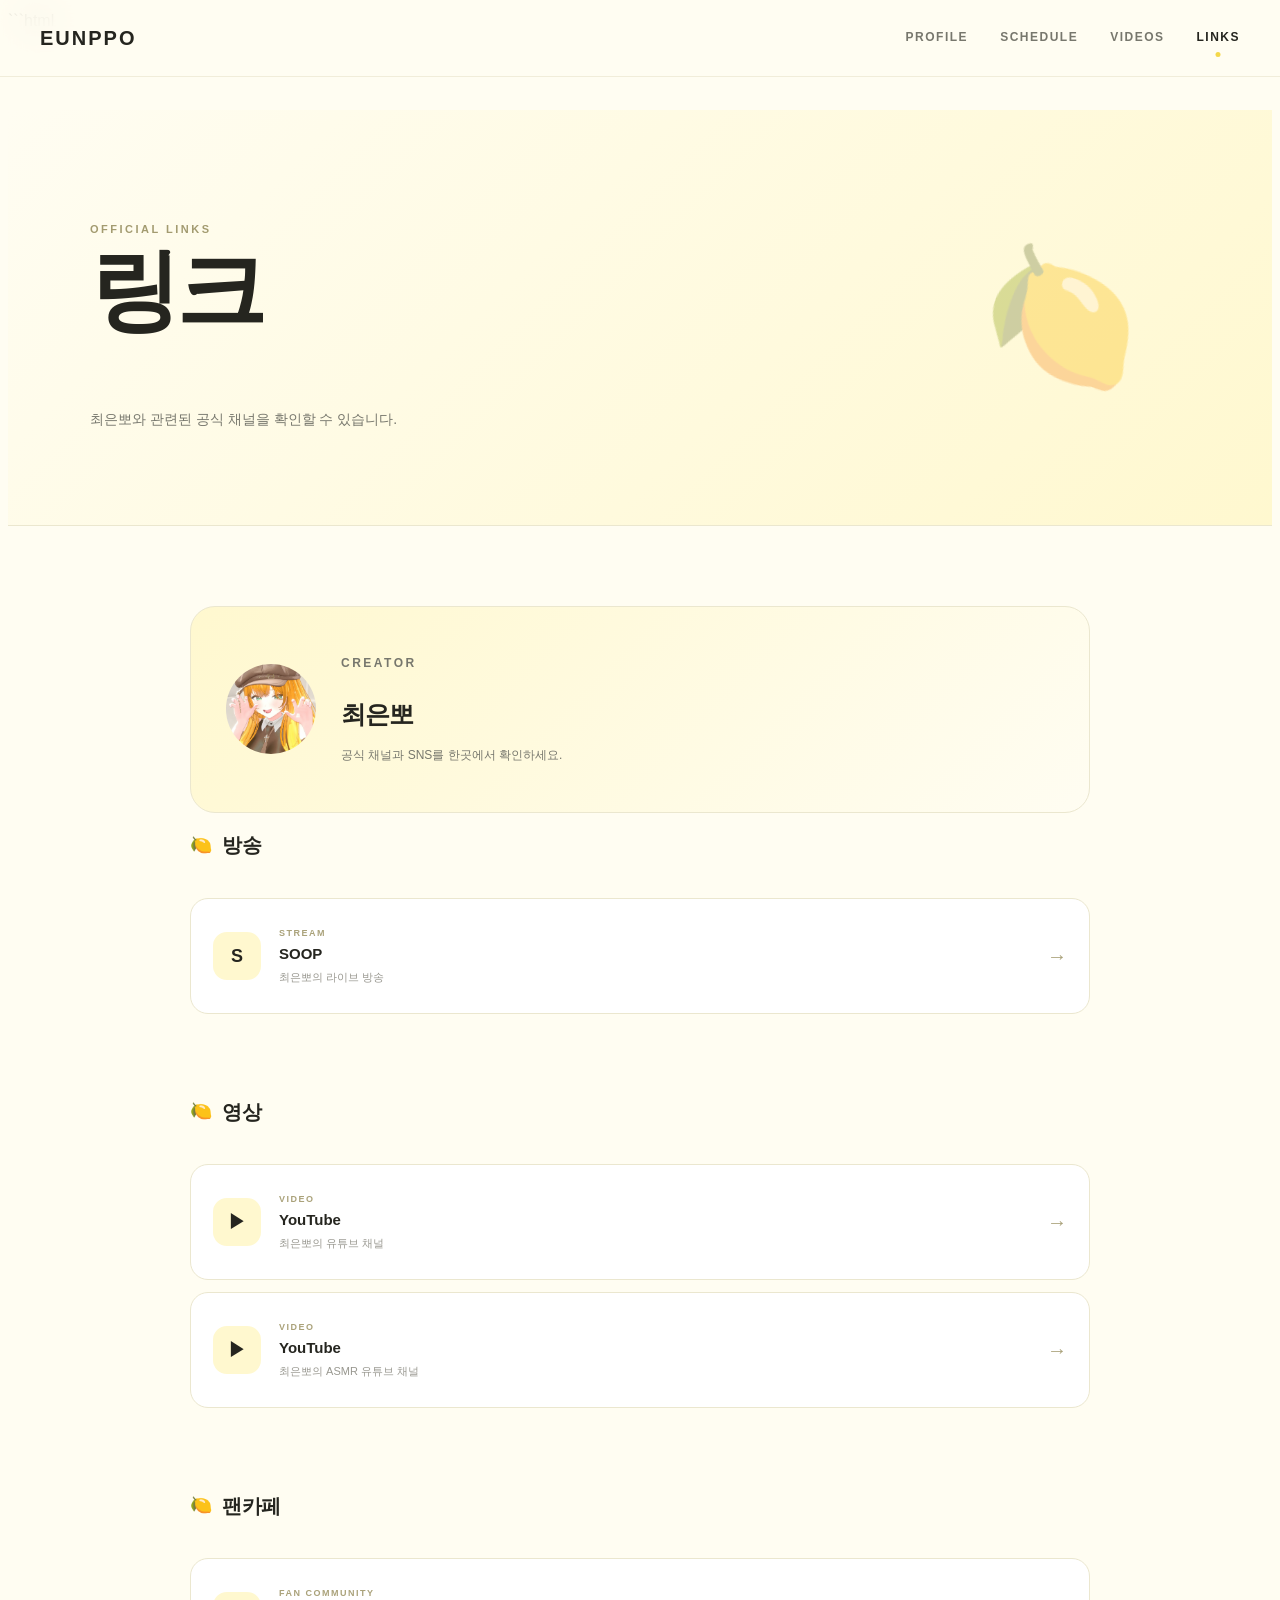
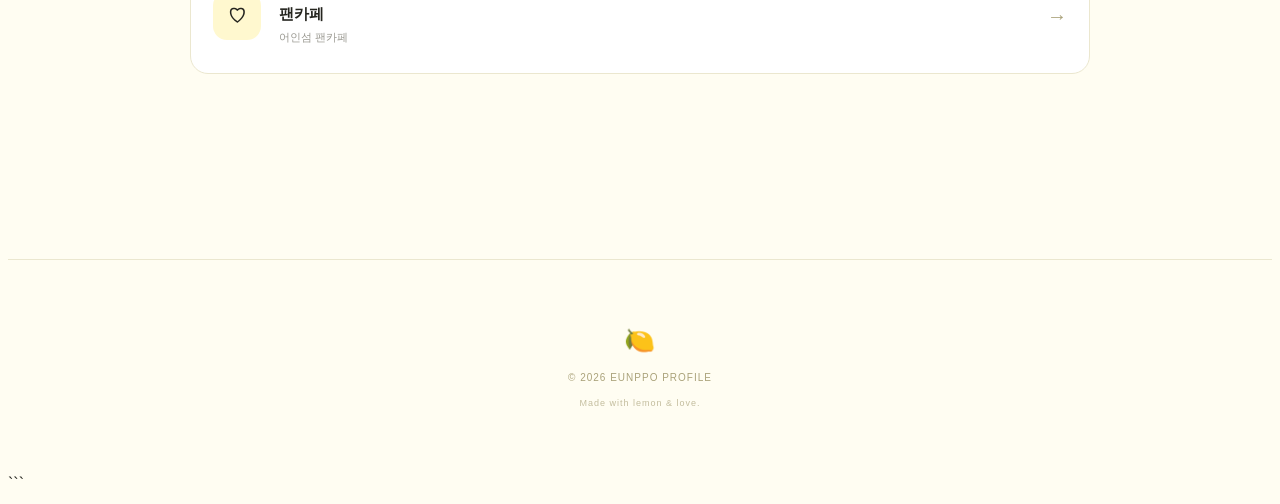
<file: eunppo/links.html>
```html
<!DOCTYPE html>
<html lang="ko">
<head>
    <meta charset="UTF-8">
    <meta name="viewport" content="width=device-width, initial-scale=1.0">

    <title>최은뽀 | Links</title>
<link rel="icon" type="image/svg+xml" href="favicon.svg">
    <link rel="stylesheet" href="style.css">

    <style>
        /* =========================
           LINKS PAGE
        ========================== */

        .links-page {
            padding-top: 76px;
            min-height: 100vh;
        }


        /* =========================
           HERO
        ========================== */

        .links-hero {
            position: relative;
            overflow: hidden;

            padding: 100px 32px 80px;

            background:
                linear-gradient(
                    135deg,
                    #fffdf2 0%,
                    #fff8cf 100%
                );

            border-bottom: 1px solid #ebe7cf;
        }

        .links-hero-inner {
            width: min(1100px, 100%);
            margin: 0 auto;

            position: relative;
            z-index: 2;
        }

        .links-hero h1 {
            margin-top: 8px;

            font-size: clamp(52px, 8vw, 90px);
            line-height: 0.95;

            letter-spacing: -4px;
        }

        .links-hero-description {
            margin-top: 25px;

            color: #77776d;

            font-size: 14px;
        }

        .links-hero-lemon {
            position: absolute;

            right: 10%;
            top: 50%;

            font-size: 130px;

            opacity: 0.35;

            transform:
                translateY(-50%)
                rotate(18deg);
        }


        /* =========================
           LINKS CONTENT
        ========================== */

        .links-container {
            width: min(900px, calc(100% - 64px));

            margin: 0 auto;

            padding: 80px 0 120px;
        }


        .links-section {
            margin-bottom: 65px;
        }

        .links-section:last-child {
            margin-bottom: 0;
        }

        .links-section-title {
            margin-bottom: 20px;

            display: flex;
            align-items: center;

            gap: 10px;
        }

        .links-section-title h2 {
            font-size: 20px;

            letter-spacing: -0.5px;
        }

        .links-section-title span {
            font-size: 18px;
        }


        /* =========================
           LINK LIST
        ========================== */

        .link-list {
            display: flex;
            flex-direction: column;

            gap: 12px;
        }

        .official-link {
            min-height: 80px;

            padding: 17px 22px;

            display: flex;
            align-items: center;

            gap: 18px;

            border: 1px solid #ebe7cf;
            border-radius: 18px;

            background: #ffffff;

            transition:
                transform 0.25s ease,
                box-shadow 0.25s ease,
                border-color 0.25s ease;
        }

        .official-link:hover {
            transform: translateY(-4px);

            border-color: #f4d84a;

            box-shadow:
                0 15px 35px rgba(90, 85, 30, 0.08);
        }


        /* 아이콘 */

        .official-link-icon {
            width: 48px;
            height: 48px;

            flex-shrink: 0;

            display: flex;
            align-items: center;
            justify-content: center;

            border-radius: 14px;

            background: #fff8cf;

            font-size: 18px;
            font-weight: 800;
        }


        /* 텍스트 */

        .official-link-info {
            flex: 1;
        }

        .official-link-label {
            display: block;

            margin-bottom: 2px;

            color: #aaa27a;

            font-size: 9px;
            font-weight: 800;

            letter-spacing: 1.5px;
        }

        .official-link-title {
            display: block;

            font-size: 15px;
            font-weight: 800;
        }

        .official-link-description {
            display: block;

            margin-top: 3px;

            color: #999890;

            font-size: 11px;
        }


        /* 화살표 */

        .official-link-arrow {
            flex-shrink: 0;

            color: #aaa27a;

            font-size: 20px;

            transition:
                transform 0.2s ease;
        }

        .official-link:hover .official-link-arrow {
            transform: translateX(4px);

            color: #7f773e;
        }


        /* =========================
           PROFILE LINK CARD
        ========================== */

        .creator-card {
            padding: 35px;

            display: flex;
            align-items: center;

            gap: 25px;

            border-radius: 25px;

            background:
                linear-gradient(
                    135deg,
                    #fff8cf,
                    #fffdf2
                );

            border: 1px solid #ebe7cf;
        }

        .creator-image {
            width: 90px;
            height: 90px;

            flex-shrink: 0;

            overflow: hidden;

            border-radius: 50%;

            background: #f4d84a;
        }

        .creator-image img {
            width: 100%;
            height: 100%;

            object-fit: cover;
        }

        .creator-info {
            flex: 1;
        }

        .creator-info .eyebrow {
            margin-bottom: 5px;
        }

        .creator-info h2 {
            margin-bottom: 5px;

            font-size: 25px;

            letter-spacing: -1px;
        }

        .creator-info p {
            color: #77776d;

            font-size: 12px;
        }


        /* =========================
           MOBILE
        ========================== */

        @media (max-width: 768px) {

            .links-page {
                padding-top: 65px;
            }

            .links-hero {
                padding:
                    70px 20px
                    60px;
            }

            .links-hero h1 {
                font-size: 58px;

                letter-spacing: -3px;
            }

            .links-hero-description {
                font-size: 12px;
            }

            .links-hero-lemon {
                right: -15px;

                font-size: 90px;
            }

            .links-container {
                width: calc(100% - 30px);

                padding: 55px 0 80px;
            }

            .official-link {
                min-height: 72px;

                padding: 13px 15px;

                gap: 12px;
            }

            .official-link-icon {
                width: 42px;
                height: 42px;

                border-radius: 12px;

                font-size: 16px;
            }

            .official-link-title {
                font-size: 13px;
            }

            .official-link-description {
                font-size: 10px;
            }

            .creator-card {
                padding: 22px;

                gap: 16px;
            }

            .creator-image {
                width: 65px;
                height: 65px;
            }

            .creator-info h2 {
                font-size: 20px;
            }
        }
    </style>
</head>


<body>

    <!-- =========================
         HEADER
    ========================== -->

    <header class="header">

        <div class="header-inner">

            <a href="index.html" class="logo">
                EUNPPO
            </a>

            <nav class="nav">

                <a href="index.html">
                    PROFILE
                </a>

                <a href="schedule.html">
                    SCHEDULE
                </a>

                <a href="videos.html">
                    VIDEOS
                </a>

                <a href="links.html" class="active">
                    LINKS
                </a>

            </nav>

        </div>

    </header>


    <!-- =========================
         MAIN
    ========================== -->

    <main class="links-page">


        <!-- HERO -->

        <section class="links-hero">

            <div class="links-hero-inner">

                <p class="eyebrow">
                    OFFICIAL LINKS
                </p>

                <h1>
                    링크
                </h1>

                <p class="links-hero-description">
                    최은뽀와 관련된 공식 채널을 확인할 수 있습니다.
                </p>

            </div>

            <div class="links-hero-lemon">
                🍋
            </div>

        </section>


        <!-- =========================
             LINKS
        ========================== -->

        <section class="links-container">


            <!-- CREATOR -->

            <div class="creator-card">

                <div class="creator-image">

                    <img
                        src="profile.jpg"
                        alt="최은뽀"
                    >

                </div>

                <div class="creator-info">

                    <p class="eyebrow">
                        CREATOR
                    </p>

                    <h2>
                        최은뽀
                    </h2>

                    <p>
                        공식 채널과 SNS를 한곳에서 확인하세요.
                    </p>

                </div>

            </div>


            <!-- STREAM -->

            <div class="links-section">

                <div class="links-section-title">

                    <span>🍋</span>

                    <h2>
                        방송
                    </h2>

                </div>


                <div class="link-list">


                    <!-- SOOP -->

                    <a
                        href="https://www.sooplive.com/station/eunpp0"
                        class="official-link"
                        target="_blank"
                        rel="noopener noreferrer"
                    >

                        <div class="official-link-icon">
                            S
                        </div>

                        <div class="official-link-info">

                            <span class="official-link-label">
                                STREAM
                            </span>

                            <span class="official-link-title">
                                SOOP
                            </span>

                            <span class="official-link-description">
                                최은뽀의 라이브 방송
                            </span>

                        </div>

                        <span class="official-link-arrow">
                            →
                        </span>

                    </a>


                </div>

            </div>


            <!-- VIDEO -->

            <div class="links-section">

                <div class="links-section-title">

                    <span>🍋</span>

                    <h2>
                        영상
                    </h2>

                </div>


                <div class="link-list">


                    <!-- 유튜브 -->

                    <a
                        href="https://www.youtube.com/@eunppo1220"
                        class="official-link"
                        target="_blank"
                        rel="noopener noreferrer"
                    >

                        <div class="official-link-icon">
                            ▶
                        </div>

                        <div class="official-link-info">

                            <span class="official-link-label">
                                VIDEO
                            </span>

                            <span class="official-link-title">
                                YouTube
                            </span>

                            <span class="official-link-description">
                                최은뽀의 유튜브 채널
                            </span>

                        </div>

                        <span class="official-link-arrow">
                            →
                        </span>

                    </a>

<a
                        href="https://www.youtube.com/@EUNPPOASMR"
                        class="official-link"
                        target="_blank"
                        rel="noopener noreferrer"
                    >

                        <div class="official-link-icon">
                            ▶
                        </div>

                        <div class="official-link-info">

                            <span class="official-link-label">
                                VIDEO
                            </span>

                            <span class="official-link-title">
                                YouTube
                            </span>

                            <span class="official-link-description">
                                최은뽀의 ASMR 유튜브 채널
                            </span>

                        </div>

                        <span class="official-link-arrow">
                            →
                        </span>

                    </a>


                </div>

            </div>

<!-- =========================
     FAN CAFE
========================= -->

<div class="links-section">

    <div class="links-section-title">

        <span>🍋</span>

        <h2>
            팬카페
        </h2>

    </div>


    <div class="link-list">

        <a
            href="https://cafe.naver.com/fishmanisland"
            class="official-link"
            target="_blank"
            rel="noopener noreferrer"
        >

            <div class="official-link-icon">
                ♡
            </div>

            <div class="official-link-info">

                <span class="official-link-label">
                    FAN COMMUNITY
                </span>

                <span class="official-link-title">
                    팬카페
                </span>

                <span class="official-link-description">
                    어인섬 팬카페
                </span>

            </div>

            <span class="official-link-arrow">
                →
            </span>

        </a>

    </div>

</div>
                        <span class="official-link-arrow">
                            
                        </span>

                    </a>


                </div>

            </div>


        </section>

    </main>


    <!-- =========================
         FOOTER
    ========================== -->

    <footer class="footer">

        <div class="footer-lemon">
            🍋
        </div>

        <p>
            © 2026 EUNPPO PROFILE
        </p>

        <span>
            Made with lemon & love.
        </span>

    </footer>


</body>
</html>
```
</file>
<file: eunppo/style.css>
css
/* =========================
   기본 설정
========================= */

* {
    margin: 0;
    padding: 0;
    box-sizing: border-box;
}

:root {
    --lemon: #f4d84a;
    --lemon-light: #fff8cf;
    --cream: #fffdf2;
    --white: #ffffff;
    --dark: #25251f;
    --gray: #77776d;
    --border: #ebe7cf;
}

html {
    scroll-behavior: smooth;
}

body {
    font-family:
        "Pretendard",
        "Noto Sans KR",
        Arial,
        sans-serif;

    background: var(--cream);
    color: var(--dark);
    line-height: 1.6;
}


/* =========================
   링크 기본 설정
========================= */

a {
    color: inherit;
    text-decoration: none;
}


/* =========================
   HEADER
========================= */

.header {
    position: fixed;
    top: 0;
    left: 0;

    width: 100%;
    height: 76px;

    z-index: 100;

    background: rgba(255, 253, 242, 0.82);
    backdrop-filter: blur(18px);

    border-bottom: 1px solid rgba(235, 231, 207, 0.7);
}

.header-inner {
    max-width: 1200px;
    height: 100%;

    margin: 0 auto;
    padding: 0 32px;

    display: flex;
    align-items: center;
    justify-content: space-between;
}


/* 로고 */

.logo {
    font-size: 20px;
    font-weight: 800;
    letter-spacing: 2px;
}


/* 메뉴 */

.nav {
    display: flex;
    align-items: center;
    gap: 32px;
}

.nav a {
    position: relative;

    font-size: 12px;
    font-weight: 700;

    letter-spacing: 1.5px;

    color: var(--gray);

    transition: 0.25s ease;
}

.nav a:hover,
.nav a.active {
    color: var(--dark);
}

.nav a.active::after {
    content: "";

    position: absolute;

    left: 50%;
    bottom: -9px;

    width: 5px;
    height: 5px;

    border-radius: 50%;

    background: var(--lemon);

    transform: translateX(-50%);
}


/* =========================
   HERO
========================= */

.hero {
    position: relative;

    min-height: 720px;

    display: flex;
    align-items: center;

    overflow: hidden;

    background:
        linear-gradient(
            90deg,
            #fffdf2 0%,
            rgba(255, 253, 242, 0.96) 38%,
            rgba(255, 253, 242, 0.58) 70%,
            rgba(255, 253, 242, 0.15) 100%
        );
}


/* 배경 인물 */

.hero-background {
    position: absolute;

    top: 0;
    right: 0;

    width: 62%;
    height: 100%;

    overflow: hidden;

    z-index: 0;
}

.hero-background img {
    width: 100%;
    height: 100%;

    object-fit: cover;
    object-position: center;

    opacity: 0.72;

    filter:
        saturate(0.85)
        brightness(1.08);

    -webkit-mask-image:
        linear-gradient(
            to right,
            transparent 0%,
            black 35%,
            black 100%
        );

    mask-image:
        linear-gradient(
            to right,
            transparent 0%,
            black 35%,
            black 100%
        );
}


/* 사진 위 밝은 효과 */

.hero-overlay {
    position: absolute;

    inset: 0;

    z-index: 1;

    pointer-events: none;

    background:
        radial-gradient(
            circle at 75% 45%,
            rgba(244, 216, 74, 0.15),
            transparent 35%
        );
}


/* Hero 내용 */

.hero-content {
    position: relative;

    z-index: 5;

    width: min(1200px, 100%);

    margin: 0 auto;

    padding:
        150px 32px
        100px;
}


/* 작은 제목 */

.eyebrow {
    margin-bottom: 10px;

    font-size: 11px;
    font-weight: 800;

    letter-spacing: 2.5px;

    color: #a39b70;
}


/* 메인 제목 */

.hero h1 {
    margin-bottom: 22px;

    font-size: clamp(64px, 9vw, 120px);

    line-height: 0.95;

    font-weight: 900;

    letter-spacing: -5px;
}


/* 설명 */

.hero-description {
    margin-bottom: 35px;

    color: var(--gray);

    font-size: 15px;
    line-height: 1.9;
}


/* =========================
   BUTTON
========================= */

.hero-buttons {
    display: flex;
    gap: 12px;
}

.button {
    min-width: 125px;

    padding: 14px 22px;

    display: inline-flex;
    justify-content: center;
    align-items: center;

    gap: 7px;

    border: 1px solid var(--border);
    border-radius: 999px;

    background: rgba(255, 255, 255, 0.72);

    font-size: 12px;
    font-weight: 800;

    letter-spacing: 0.8px;

    transition:
        transform 0.25s ease,
        box-shadow 0.25s ease,
        background 0.25s ease;
}

.button:hover {
    transform: translateY(-3px);

    box-shadow:
        0 10px 25px rgba(80, 75, 30, 0.1);
}

.button.primary {
    border-color: var(--lemon);

    background: var(--lemon);

    color: #34321e;
}


/* =========================
   레몬 장식
========================= */

.lemon {
    position: absolute;

    z-index: 4;

    pointer-events: none;

    font-size: 45px;

    filter:
        drop-shadow(
            0 10px 15px rgba(100, 90, 20, 0.12)
        );
}

.lemon-1 {
    top: 150px;
    left: 8%;

    transform: rotate(-18deg);
}

.lemon-2 {
    right: 8%;
    bottom: 80px;

    font-size: 30px;

    transform: rotate(20deg);
}


/* =========================
   공통 SECTION
========================= */

.section {
    width: min(1100px, calc(100% - 64px));

    margin: 0 auto;

    padding: 100px 0;
}

.section-header {
    margin-bottom: 32px;

    display: flex;
    align-items: flex-end;
    justify-content: space-between;
}

.section h2 {
    font-size: 36px;

    line-height: 1.1;

    letter-spacing: -1.5px;
}

.more-link {
    font-size: 12px;
    font-weight: 700;

    color: var(--gray);

    transition: 0.2s ease;
}

.more-link:hover {
    color: var(--dark);
}


/* =========================
   NEXT STREAM
========================= */

.next-stream {
    min-height: 170px;

    padding: 30px 35px;

    display: flex;
    align-items: center;

    border: 1px solid var(--border);
    border-radius: 25px;

    background: var(--white);

    box-shadow:
        0 15px 45px rgba(90, 85, 30, 0.05);
}

.stream-date {
    width: 130px;

    display: flex;
    flex-direction: column;

    text-align: center;

    border-right: 1px solid var(--border);
}

.stream-month {
    font-size: 12px;
    font-weight: 800;

    letter-spacing: 2px;

    color: #aaa27a;
}

.stream-date strong {
    font-size: 45px;

    line-height: 1;

    letter-spacing: -2px;
}

.stream-info {
    flex: 1;

    padding-left: 35px;
}

.stream-label {
    font-size: 10px;
    font-weight: 800;

    letter-spacing: 2px;

    color: #aaa27a;
}

.stream-info h3 {
    margin: 4px 0 4px;

    font-size: 21px;
}

.stream-info p {
    color: var(--gray);

    font-size: 13px;
}

.stream-icon {
    width: 65px;
    height: 65px;

    display: flex;
    justify-content: center;
    align-items: center;

    border-radius: 50%;

    background: var(--lemon-light);

    font-size: 27px;
}


/* =========================
   PROFILE
========================= */

.profile-section {
    padding-top: 20px;
}

.profile-card {
    display: grid;

    grid-template-columns:
        repeat(4, 1fr);

    border-top: 1px solid var(--border);
    border-bottom: 1px solid var(--border);
}

.profile-item {
    padding: 28px 25px;

    border-right: 1px solid var(--border);
}

.profile-item:last-child {
    border-right: none;
}

.profile-item span {
    display: block;

    margin-bottom: 8px;

    font-size: 11px;
    font-weight: 700;

    color: #aaa27a;
}

.profile-item strong {
    font-size: 15px;
}


/* =========================
   LINKS
========================= */

.links-grid {
    display: grid;

    grid-template-columns:
        repeat(2, 1fr);

    gap: 15px;
}

.link-card {
    padding: 25px;

    display: flex;
    align-items: center;

    gap: 18px;

    border: 1px solid var(--border);
    border-radius: 20px;

    background: var(--white);

    transition:
        transform 0.25s ease,
        box-shadow 0.25s ease;
}

.link-card:hover {
    transform: translateY(-4px);

    box-shadow:
        0 15px 35px rgba(90, 85, 30, 0.08);
}

.link-icon {
    width: 48px;
    height: 48px;

    display: flex;
    align-items: center;
    justify-content: center;

    border-radius: 14px;

    background: var(--lemon-light);

    font-size: 18px;
}

.link-card > div {
    flex: 1;
}

.link-label {
    display: block;

    font-size: 9px;
    font-weight: 800;

    letter-spacing: 1.5px;

    color: #aaa27a;
}

.link-card strong {
    font-size: 15px;
}

.link-arrow {
    color: #aaa27a;

    font-size: 18px;
}


/* =========================
   VIDEOS
========================= */

.video-placeholder {
    min-height: 240px;

    padding: 40px;

    display: flex;
    flex-direction: column;

    justify-content: center;
    align-items: center;

    text-align: center;

    border: 1px dashed #dcd6ae;
    border-radius: 25px;

    background:
        linear-gradient(
            135deg,
            #fffdf2,
            #fff9d9
        );
}

.video-placeholder-icon {
    width: 55px;
    height: 55px;

    margin-bottom: 15px;

    display: flex;
    justify-content: center;
    align-items: center;

    border-radius: 50%;

    background: var(--lemon);

    font-size: 17px;
}

.video-placeholder h3 {
    margin-bottom: 5px;

    font-size: 17px;
}

.video-placeholder p {
    color: var(--gray);

    font-size: 13px;
}


/* =========================
   FOOTER
========================= */

.footer {
    padding: 60px 20px;

    text-align: center;

    border-top: 1px solid var(--border);

    color: #aaa27a;

    font-size: 10px;

    letter-spacing: 1px;
}

.footer-lemon {
    margin-bottom: 10px;

    font-size: 25px;
}

.footer span {
    display: block;

    margin-top: 5px;

    font-size: 9px;

    opacity: 0.7;
}


/* =========================
   MOBILE
========================= */

@media (max-width: 768px) {

    .header {
        height: 65px;
    }

    .header-inner {
        padding: 0 20px;
    }

    .logo {
        font-size: 17px;
    }

    .nav {
        gap: 15px;
    }

    .nav a {
        font-size: 9px;

        letter-spacing: 0.7px;
    }


    /* Hero */

    .hero {
        min-height: 720px;

        align-items: flex-end;

        background:
            linear-gradient(
                to bottom,
                rgba(255, 253, 242, 0.45),
                #fffdf2 78%
            );
    }

    .hero-background {
        width: 100%;
        height: 70%;

        top: 65px;
    }

    .hero-background img {
        opacity: 0.55;

        -webkit-mask-image:
            linear-gradient(
                to bottom,
                black 0%,
                black 55%,
                transparent 100%
            );

        mask-image:
            linear-gradient(
                to bottom,
                black 0%,
                black 55%,
                transparent 100%
            );
    }

    .hero-content {
        padding:
            0 22px
            75px;
    }

    .hero h1 {
        font-size: 68px;

        letter-spacing: -4px;
    }

    .hero-description {
        font-size: 13px;
    }

    .lemon-1 {
        top: 115px;
        left: 10%;

        font-size: 32px;
    }

    .lemon-2 {
        right: 10%;
        bottom: 270px;

        font-size: 25px;
    }


    /* Sections */

    .section {
        width: calc(100% - 40px);

        padding: 70px 0;
    }

    .section-header {
        margin-bottom: 25px;
    }

    .section h2 {
        font-size: 28px;
    }


    /* Stream */

    .next-stream {
        min-height: auto;

        padding: 22px;

        border-radius: 20px;
    }

    .stream-date {
        width: 70px;
    }

    .stream-date strong {
        font-size: 32px;
    }

    .stream-info {
        padding-left: 20px;
    }

    .stream-info h3 {
        font-size: 16px;
    }

    .stream-info p {
        font-size: 11px;
    }

    .stream-icon {
        display: none;
    }


    /* Profile */

    .profile-card {
        grid-template-columns:
            repeat(2, 1fr);
    }

    .profile-item {
        padding: 20px 15px;

        border-bottom: 1px solid var(--border);
    }

    .profile-item:nth-child(2) {
        border-right: none;
    }

    .profile-item:nth-child(3),
    .profile-item:nth-child(4) {
        border-bottom: none;
    }


    /* Links */

    .links-grid {
        grid-template-columns: 1fr;
    }

    .link-card {
        padding: 20px;
    }

}
</file>
